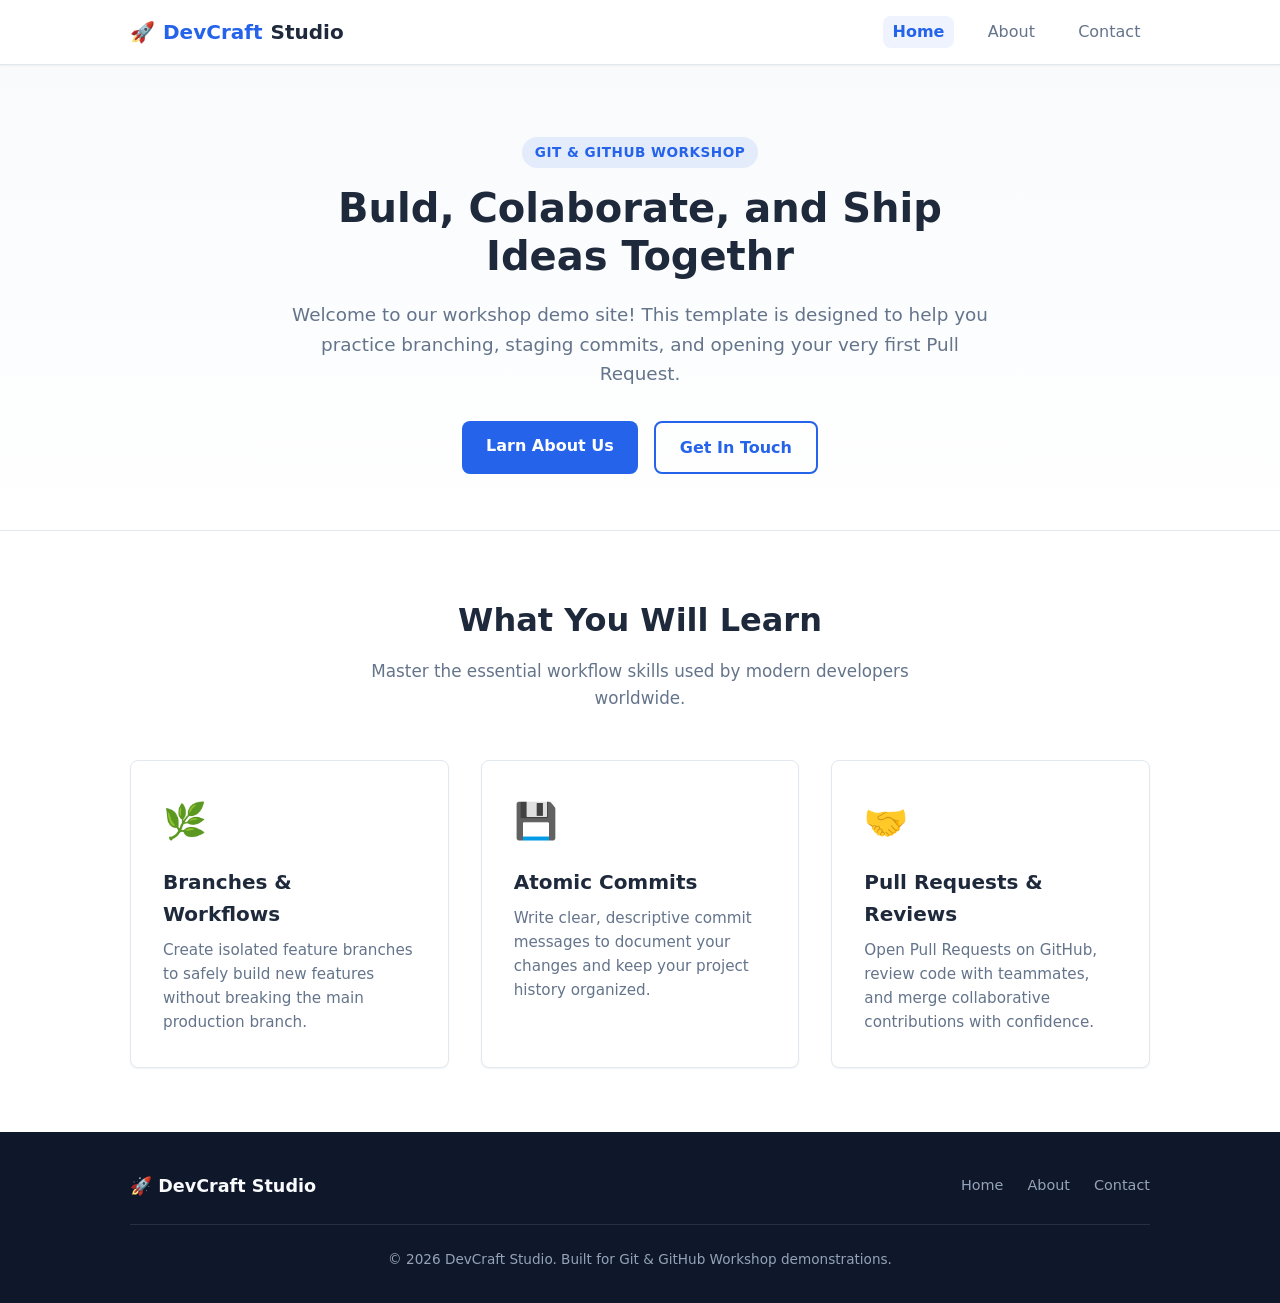
<file: index.html>
<!DOCTYPE html>
<html lang="en">
<head>
  <meta charset="UTF-8">
  <meta name="viewport" content="width=device-width, initial-scale=1.0">
  <meta name="description" content="A clean demo website built for a beginner Git and GitHub workshop.">
  <title>DevCraft Studio | Home</title>
  <link rel="stylesheet" href="style.css">
</head>
<body>

  <!-- Header & Navigation -->
  <header class="site-header">
    <div class="container navbar">
      <a href="index.html" class="logo">🚀 <span>DevCraft</span> Studio</a>

      <nav aria-label="Main Navigation">
        <ul class="nav-links">
          <li><a href="index.html" class="active">Home</a></li>
          <li><a href="about.html">About</a></li>
          <li><a href="contact.html">Contact</a></li>
        </ul>
      </nav>
    </div>
  </header>

  <!-- Hero Section -->
  <main>
    <section class="hero" id="hero-section">
      <div class="container hero-content">
        <span class="hero-tag">Git & GitHub Workshop</span>
        <h1>Buld, Colaborate, and Ship Ideas Togethr</h1>
        <p>
          Welcome to our workshop demo site! This template is designed to help you
          practice branching, staging commits, and opening your very first Pull Request.
        </p>

        <div class="hero-actions">
          <a href="about.html" class="btn btn-primary" id="cta-learn-more">Larn About Us</a>
          <a href="contact.html" class="btn btn-secondary" id="cta-contact">Get In Touch</a>
        </div>
      </div>
    </section>

    <!-- Features Section -->
    <section class="section" id="features-section">
      <div class="container">
        <div class="section-header">
          <h2>What You Will Learn</h2>
          <p>Master the essential workflow skills used by modern developers worldwide.</p>
        </div>

        <div class="grid-3">
          <article class="card">
            <div class="card-icon">🌿</div>
            <h3>Branches & Workflows</h3>
            <p>
              Create isolated feature branches to safely build new features without
              breaking the main production branch.
            </p>
          </article>

          <article class="card">
            <div class="card-icon">💾</div>
            <h3>Atomic Commits</h3>
            <p>
              Write clear, descriptive commit messages to document your changes and keep
              your project history organized.
            </p>
          </article>

          <article class="card">
            <div class="card-icon">🤝</div>
            <h3>Pull Requests & Reviews</h3>
            <p>
              Open Pull Requests on GitHub, review code with teammates, and merge
              collaborative contributions with confidence.
            </p>
          </article>
        </div>
      </div>
    </section>
  </main>

  <!-- Footer -->
  <footer class="site-footer">
    <div class="container">
      <div class="footer-content">
        <div class="footer-brand">🚀 DevCraft Studio</div>
        <ul class="footer-links">
          <li><a href="index.html">Home</a></li>
          <li><a href="about.html">About</a></li>
          <li><a href="contact.html">Contact</a></li>
        </ul>
      </div>
      <p class="footer-note">
        &copy; 2026 DevCraft Studio. Built for Git & GitHub Workshop demonstrations.
      </p>
    </div>
  </footer>

</body>
</html>
</file>
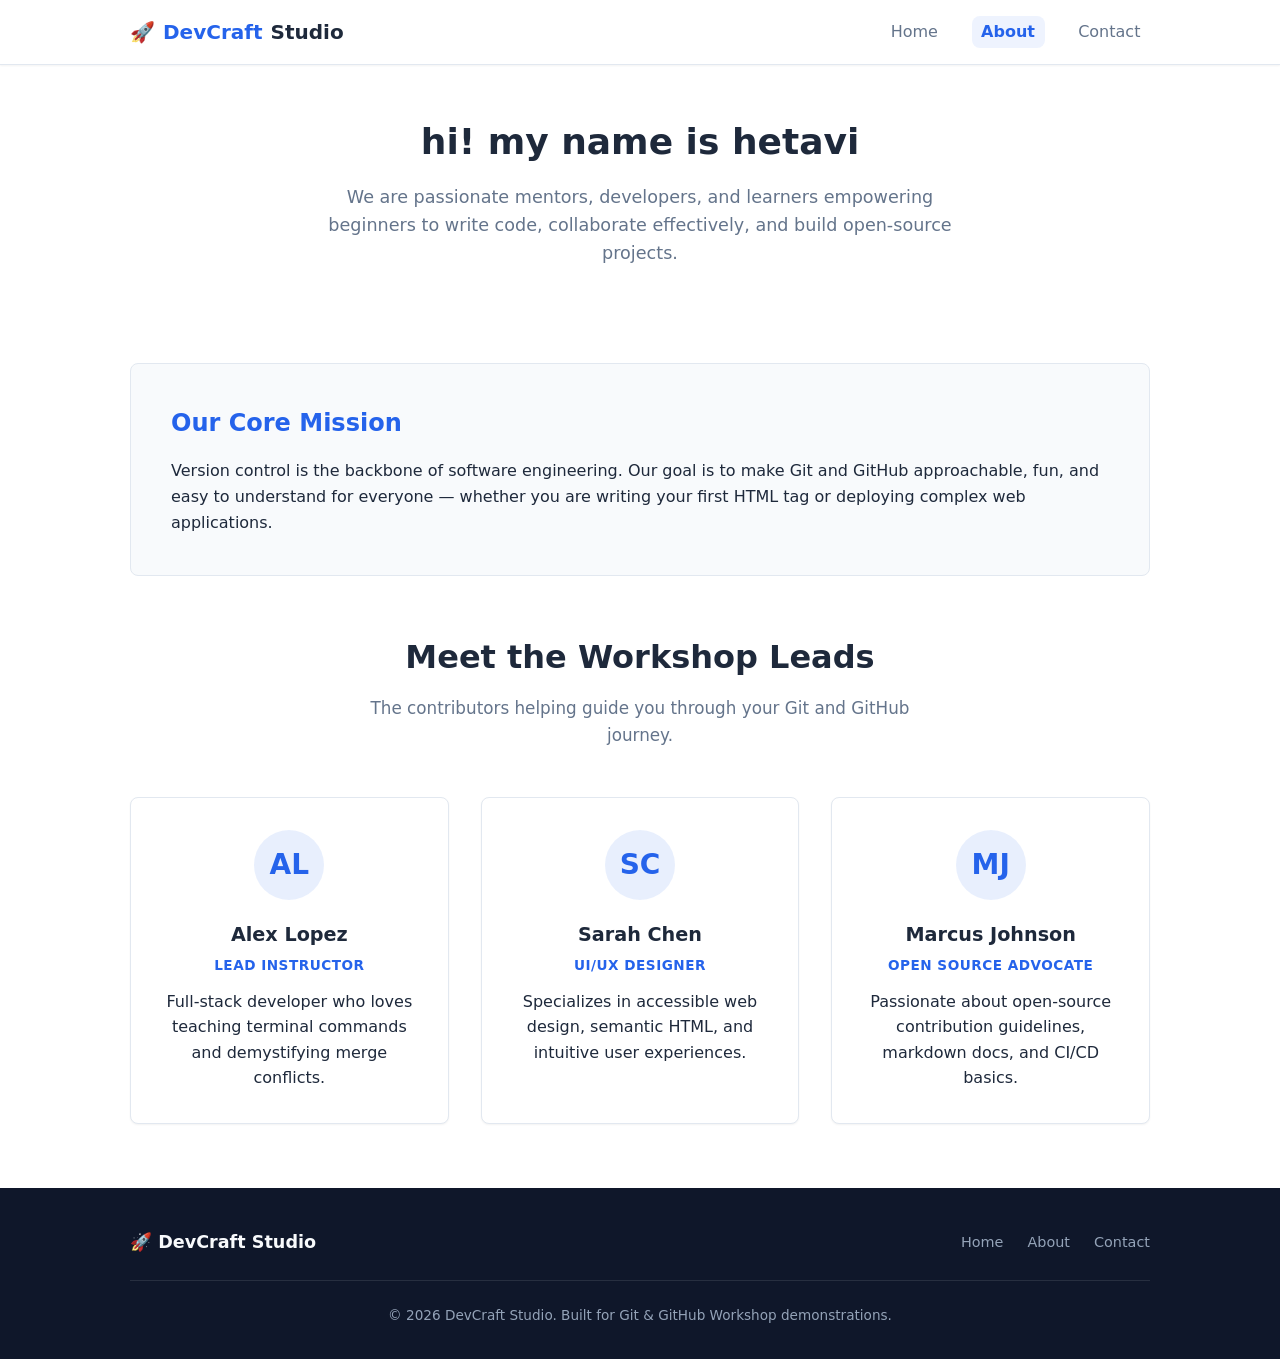
<file: about.html>
<!DOCTYPE html>
<html lang="en">

<head>
  <meta charset="UTF-8">
  <meta name="viewport" content="width=device-width, initial-scale=1.0">
  <meta name="description" content="Learn about our team and mission at DevCraft Studio.">
  <title>DevCraft Studio | About Us</title>
  <link rel="stylesheet" href="style.css">
</head>

<body>

  <!-- Header & Navigation -->
  <header class="site-header">
    <div class="container navbar">
      <a href="index.html" class="logo">🚀 <span>DevCraft</span> Studio</a>

      <nav aria-label="Main Navigation">
        <ul class="nav-links">
          <li><a href="index.html">Home</a></li>
          <li><a href="about.html" class="active">About</a></li>
          <li><a href="contact.html">Contact</a></li>
        </ul>
      </nav>
    </div>
  </header>

  <!-- Page Introduction -->
  <main>
    <section class="page-intro">
      <div class="container">
        <h1>hi! my name is hetavi </h1>
        <p>
          We are passionate mentors, developers, and learners empowering beginners to write code,
          collaborate effectively, and build open-source projects.
        </p>
      </div>
    </section>

    <!-- Mission & Team Section -->
    <section class="section">
      <div class="container">
        <article class="mission-box">
          <h2>Our Core Mission</h2>
          <p>
            Version control is the backbone of software engineering. Our goal is to make Git and GitHub
            approachable, fun, and easy to understand for everyone — whether you are writing your first
            HTML tag or deploying complex web applications.
          </p>
        </article>

        <div class="section-header">
          <h2>Meet the Workshop Leads</h2>
          <p>The contributors helping guide you through your Git and GitHub journey.</p>
        </div>

        <div class="grid-3">
          <article class="team-card">
            <div class="avatar-badge">AL</div>
            <h3>Alex Lopez</h3>
            <p class="team-role">Lead Instructor</p>
            <p>Full-stack developer who loves teaching terminal commands and demystifying merge conflicts.</p>
          </article>

          <article class="team-card">
            <div class="avatar-badge">SC</div>
            <h3>Sarah Chen</h3>
            <p class="team-role">UI/UX Designer</p>
            <p>Specializes in accessible web design, semantic HTML, and intuitive user experiences.</p>
          </article>

          <article class="team-card">
            <div class="avatar-badge">MJ</div>
            <h3>Marcus Johnson</h3>
            <p class="team-role">Open Source Advocate</p>
            <p>Passionate about open-source contribution guidelines, markdown docs, and CI/CD basics.</p>
          </article>
        </div>
      </div>
    </section>
  </main>

  <!-- Footer -->
  <footer class="site-footer">
    <div class="container">
      <div class="footer-content">
        <div class="footer-brand">🚀 DevCraft Studio</div>
        <ul class="footer-links">
          <li><a href="index.html">Home</a></li>
          <li><a href="about.html">About</a></li>
          <li><a href="contact.html">Contact</a></li>
        </ul>
      </div>
      <p class="footer-note">
        &copy; 2026 DevCraft Studio. Built for Git & GitHub Workshop demonstrations.
      </p>
    </div>
  </footer>

</body>

</html>
</file>
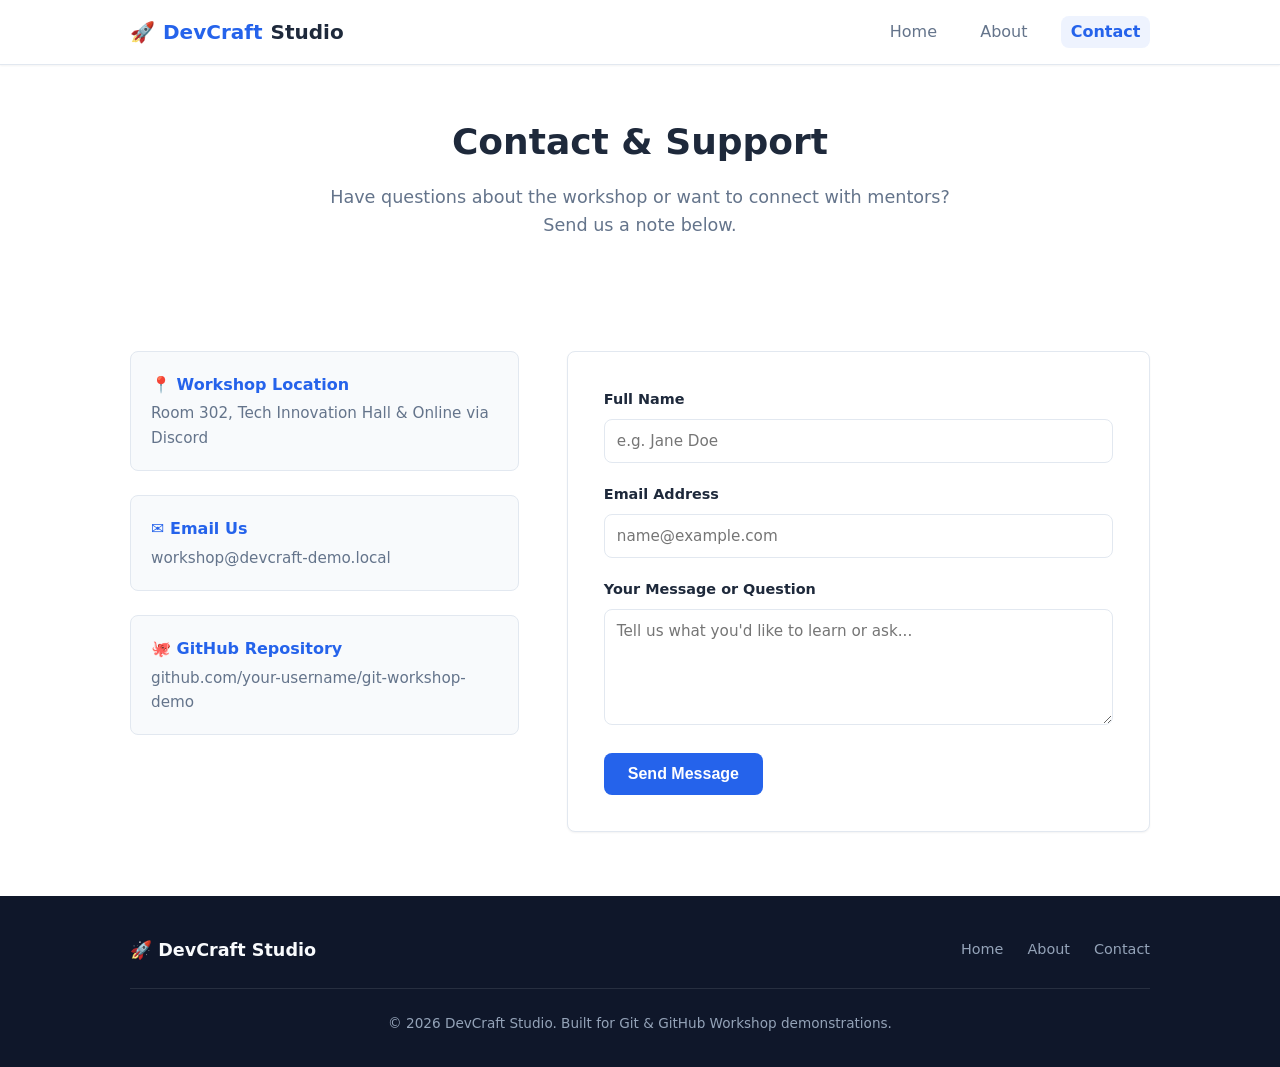
<file: contact.html>
<!DOCTYPE html>
<html lang="en">
<head>
  <meta charset="UTF-8">
  <meta name="viewport" content="width=device-width, initial-scale=1.0">
  <meta name="description" content="Get in touch with the DevCraft Studio team.">
  <title>DevCraft Studio | Contact Us</title>
  <link rel="stylesheet" href="style.css">
</head>
<body>

  <!-- Header & Navigation -->
  <header class="site-header">
    <div class="container navbar">
      <a href="index.html" class="logo">🚀 <span>DevCraft</span> Studio</a>

      <nav aria-label="Main Navigation">
        <ul class="nav-links">
          <li><a href="index.html">Home</a></li>
          <li><a href="about.html">About</a></li>
          <li><a href="contact.html" class="active">Contact</a></li>
        </ul>
      </nav>
    </div>
  </header>

  <!-- Page Introduction -->
  <main>
    <section class="page-intro">
      <div class="container">
        <h1>Contact & Support</h1>
        <p>Have questions about the workshop or want to connect with mentors? Send us a note below.</p>
      </div>
    </section>

    <!-- Contact Info & Form -->
    <section class="section">
      <div class="container">
        <div class="contact-layout">

          <!-- Workshop Info -->
          <aside class="contact-info">
            <div class="info-item">
              <h3>📍 Workshop Location</h3>
              <p>Room 302, Tech Innovation Hall &amp; Online via Discord</p>
            </div>

            <div class="info-item">
              <h3>✉️ Email Us</h3>
              <p>workshop@devcraft-demo.local</p>
            </div>

            <div class="info-item">
              <h3>🐙 GitHub Repository</h3>
              <p>github.com/your-username/git-workshop-demo</p>
            </div>
          </aside>

          <!-- Contact Form -->
          <div class="contact-form-wrapper">
            <form action="#" method="post" id="contact-form">
              <div class="form-group">
                <label for="full-name">Full Name</label>
                <input 
                  type="text" 
                  id="full-name" 
                  name="fullName" 
                  class="form-control" 
                  placeholder="e.g. Jane Doe" 
                  required
                >
              </div>

              <div class="form-group">
                <label for="email-address">Email Address</label>
                <input 
                  type="email" 
                  id="email-address" 
                  name="email" 
                  class="form-control" 
                  placeholder="name@example.com" 
                  required
                >
              </div>

              <div class="form-group">
                <label for="user-message">Your Message or Question</label>
                <textarea 
                  id="user-message" 
                  name="message" 
                  rows="5" 
                  class="form-control" 
                  placeholder="Tell us what you'd like to learn or ask..." 
                  required
                ></textarea>
              </div>

              <button type="submit" class="btn btn-primary" id="btn-submit-contact">
                Send Message
              </button>
            </form>
          </div>

        </div>
      </div>
    </section>
  </main>

  <!-- Footer -->
  <footer class="site-footer">
    <div class="container">
      <div class="footer-content">
        <div class="footer-brand">🚀 DevCraft Studio</div>
        <ul class="footer-links">
          <li><a href="index.html">Home</a></li>
          <li><a href="about.html">About</a></li>
          <li><a href="contact.html">Contact</a></li>
        </ul>
      </div>
      <p class="footer-note">
        &copy; 2026 DevCraft Studio. Built for Git & GitHub Workshop demonstrations.
      </p>
    </div>
  </footer>

</body>
</html>
</file>
<file: style.css>
/* ==========================================================================
   Main Stylesheet
   ========================================================================== */

/* 1. Theme Variables */
:root {
  --primary-color: #2563eb;
  --primary-hover: #1d4ed8;
  --secondary-color: #0ea5e9;
  --text-color: #1e293b;
  --text-muted: #64748b;
  --bg-color: #ffffff;
  --bg-alt: #f8fafc;
  --card-bg: #ffffff;
  --border-color: #e2e8f0;
  --footer-bg: #0f172a;
  --footer-text: #94a3b8;
  --footer-text-light: #f8fafc;
  --font-family: 'Segoe UI', system-ui, -apple-system, Roboto, Helvetica, Arial, sans-serif;
  --container-max-width: 1020px;
  --radius: 8px;
  --transition: all 0.2s ease-in-out;
  --shadow-sm: 0 1px 2px 0 rgba(0, 0, 0, 0.05);
  --shadow-md: 0 4px 6px -1px rgba(0, 0, 0, 0.08), 0 2px 4px -2px rgba(0, 0, 0, 0.04);
}

/* --------------------------------------------------------------------------
   2. RESET & GLOBAL STYLES
   -------------------------------------------------------------------------- */
* {
  margin: 0;
  padding: 0;
  box-sizing: border-box;
}

body {
  font-family: var(--font-family);
  color: var(--text-color);
  background-color: var(--bg-color);
  line-height: 1.6;
  min-height: 100vh;
  display: flex;
  flex-direction: column;
}

a {
  color: var(--primary-color);
  text-decoration: none;
  transition: var(--transition);
}

a:hover {
  color: var(--primary-hover);
}

.container {
  width: 90%;
  max-width: var(--container-max-width);
  margin: 0 auto;
}

/* --------------------------------------------------------------------------
   3. HEADER & NAVIGATION
   -------------------------------------------------------------------------- */
.site-header {
  background-color: var(--bg-color);
  border-bottom: 1px solid var(--border-color);
  position: sticky;
  top: 0;
  z-index: 100;
  box-shadow: var(--shadow-sm);
}

.navbar {
  display: flex;
  justify-content: space-between;
  align-items: center;
  padding: 1rem 0;
}

.logo {
  font-size: 1.25rem;
  font-weight: 700;
  color: var(--text-color);
  display: flex;
  align-items: center;
  gap: 0.5rem;
}

.logo span {
  color: var(--primary-color);
}

.nav-links {
  list-style: none;
  display: flex;
  gap: 1.5rem;
  align-items: center;
}

.nav-links a {
  font-weight: 500;
  color: var(--text-muted);
  padding: 0.4rem 0.6rem;
  border-radius: var(--radius);
  transition: var(--transition);
}

.nav-links a:hover {
  color: var(--primary-color);
  background-color: var(--bg-alt);
}

/* Active navigation state for the current page */
.nav-links a.active {
  color: var(--primary-color);
  font-weight: 600;
  background-color: rgba(37, 99, 235, 0.08);
}

/* --------------------------------------------------------------------------
   4. BUTTONS
   -------------------------------------------------------------------------- */
.btn {
  display: inline-block;
  font-weight: 600;
  padding: 0.75rem 1.5rem;
  border-radius: var(--radius);
  cursor: pointer;
  border: none;
  text-align: center;
  font-size: 1rem;
  transition: var(--transition);
}

.btn-primary {
  background-color: var(--primary-color);
  color: #ffffff;
}

.btn-primary:hover {
  background-color: var(--primary-hover);
  color: #ffffff;
  transform: translateY(-1px);
}

.btn-secondary {
  background-color: transparent;
  color: var(--primary-color);
  border: 2px solid var(--primary-color);
}

.btn-secondary:hover {
  background-color: var(--primary-color);
  color: #ffffff;
}

/* --------------------------------------------------------------------------
   5. HERO SECTION (HOME PAGE)
   -------------------------------------------------------------------------- */
.hero {
  background: linear-gradient(180deg, var(--bg-alt) 0%, var(--bg-color) 100%);
  padding: 4.5rem 0 3.5rem;
  text-align: center;
  border-bottom: 1px solid var(--border-color);
}

.hero-content {
  max-width: 700px;
  margin: 0 auto;
}

.hero-tag {
  display: inline-block;
  background-color: rgba(37, 99, 235, 0.1);
  color: var(--primary-color);
  font-weight: 600;
  font-size: 0.85rem;
  padding: 0.3rem 0.8rem;
  border-radius: 999px;
  margin-bottom: 1rem;
  text-transform: uppercase;
  letter-spacing: 0.5px;
}

.hero h1 {
  font-size: 2.5rem;
  line-height: 1.2;
  margin-bottom: 1.25rem;
  color: var(--text-color);
}

.hero p {
  font-size: 1.15rem;
  color: var(--text-muted);
  margin-bottom: 2rem;
}

.hero-actions {
  display: flex;
  justify-content: center;
  gap: 1rem;
  flex-wrap: wrap;
}

/* --------------------------------------------------------------------------
   6. SECTIONS & GRIDS
   -------------------------------------------------------------------------- */
.section {
  padding: 4rem 0;
}

.section-alt {
  background-color: var(--bg-alt);
}

.section-header {
  text-align: center;
  margin-bottom: 3rem;
  max-width: 600px;
  margin-left: auto;
  margin-right: auto;
}

.section-header h2 {
  font-size: 2rem;
  margin-bottom: 0.75rem;
  color: var(--text-color);
}

.section-header p {
  color: var(--text-muted);
  font-size: 1.05rem;
}

/* Three-column card grid */
.grid-3 {
  display: grid;
  grid-template-columns: repeat(auto-fit, minmax(280px, 1fr));
  gap: 2rem;
}

/* Card components */
.card {
  background-color: var(--card-bg);
  border: 1px solid var(--border-color);
  border-radius: var(--radius);
  padding: 2rem;
  box-shadow: var(--shadow-sm);
  transition: var(--transition);
}

.card:hover {
  transform: translateY(-4px);
  box-shadow: var(--shadow-md);
  border-color: rgba(37, 99, 235, 0.3);
}

.card-icon {
  font-size: 2.2rem;
  margin-bottom: 1rem;
}

.card h3 {
  font-size: 1.25rem;
  margin-bottom: 0.5rem;
  color: var(--text-color);
}

.card p {
  color: var(--text-muted);
  font-size: 0.95rem;
}

/* --------------------------------------------------------------------------
   7. ABOUT PAGE STYLES
   -------------------------------------------------------------------------- */
.page-intro {
  padding: 3rem 0 2rem;
  text-align: center;
}

.page-intro h1 {
  font-size: 2.25rem;
  margin-bottom: 0.75rem;
}

.page-intro p {
  font-size: 1.1rem;
  color: var(--text-muted);
  max-width: 650px;
  margin: 0 auto;
}

.mission-box {
  background-color: var(--bg-alt);
  border: 1px solid var(--border-color);
  border-radius: var(--radius);
  padding: 2.5rem;
  margin-bottom: 3.5rem;
  display: flex;
  flex-direction: column;
  gap: 1rem;
}

.mission-box h2 {
  font-size: 1.5rem;
  color: var(--primary-color);
}

.team-card {
  text-align: center;
  background-color: var(--card-bg);
  border: 1px solid var(--border-color);
  border-radius: var(--radius);
  padding: 2rem;
  box-shadow: var(--shadow-sm);
}

.avatar-badge {
  width: 70px;
  height: 70px;
  background-color: rgba(37, 99, 235, 0.1);
  color: var(--primary-color);
  border-radius: 50%;
  display: flex;
  align-items: center;
  justify-content: center;
  font-size: 1.75rem;
  font-weight: 700;
  margin: 0 auto 1.25rem;
}

.team-card h3 {
  font-size: 1.2rem;
  margin-bottom: 0.25rem;
}

.team-role {
  color: var(--primary-color);
  font-size: 0.85rem;
  font-weight: 600;
  text-transform: uppercase;
  letter-spacing: 0.5px;
  margin-bottom: 0.75rem;
}

/* --------------------------------------------------------------------------
   8. CONTACT PAGE STYLES
   -------------------------------------------------------------------------- */
.contact-layout {
  display: grid;
  grid-template-columns: 1fr 1.5fr;
  gap: 3rem;
  margin-top: 1rem;
}

.contact-info {
  display: flex;
  flex-direction: column;
  gap: 1.5rem;
}

.info-item {
  background-color: var(--bg-alt);
  border: 1px solid var(--border-color);
  border-radius: var(--radius);
  padding: 1.25rem;
}

.info-item h3 {
  font-size: 1rem;
  color: var(--primary-color);
  margin-bottom: 0.25rem;
}

.info-item p {
  color: var(--text-muted);
  font-size: 0.95rem;
}

.contact-form-wrapper {
  background-color: var(--card-bg);
  border: 1px solid var(--border-color);
  border-radius: var(--radius);
  padding: 2.25rem;
  box-shadow: var(--shadow-sm);
}

.form-group {
  margin-bottom: 1.25rem;
}

.form-group label {
  display: block;
  font-size: 0.9rem;
  font-weight: 600;
  margin-bottom: 0.5rem;
  color: var(--text-color);
}

.form-control {
  width: 100%;
  padding: 0.75rem;
  border: 1px solid var(--border-color);
  border-radius: var(--radius);
  font-family: inherit;
  font-size: 0.95rem;
  color: var(--text-color);
  background-color: #ffffff;
  transition: var(--transition);
}

.form-control:focus {
  outline: none;
  border-color: var(--primary-color);
  box-shadow: 0 0 0 3px rgba(37, 99, 235, 0.15);
}

textarea.form-control {
  resize: vertical;
}

/* --------------------------------------------------------------------------
   9. FOOTER
   -------------------------------------------------------------------------- */
.site-footer {
  margin-top: auto;
  background-color: var(--footer-bg);
  color: var(--footer-text);
  padding: 2.5rem 0 2rem;
  font-size: 0.9rem;
}

.footer-content {
  display: flex;
  justify-content: space-between;
  align-items: center;
  flex-wrap: wrap;
  gap: 1.5rem;
  border-bottom: 1px solid rgba(255, 255, 255, 0.1);
  padding-bottom: 1.5rem;
  margin-bottom: 1.5rem;
}

.footer-brand {
  font-weight: 700;
  color: var(--footer-text-light);
  font-size: 1.1rem;
}

.footer-links {
  list-style: none;
  display: flex;
  gap: 1.5rem;
}

.footer-links a {
  color: var(--footer-text);
}

.footer-links a:hover {
  color: var(--footer-text-light);
}

.footer-note {
  text-align: center;
  font-size: 0.85rem;
}

/* --------------------------------------------------------------------------
   10. RESPONSIVE DESIGN (MOBILE ADAPTATION)
   -------------------------------------------------------------------------- */
@media (max-width: 768px) {
  .hero h1 {
    font-size: 2rem;
  }

  .navbar {
    flex-direction: column;
    gap: 1rem;
  }

  .contact-layout {
    grid-template-columns: 1fr;
    gap: 2rem;
  }

  .footer-content {
    flex-direction: column;
    text-align: center;
  }
}
</file>
